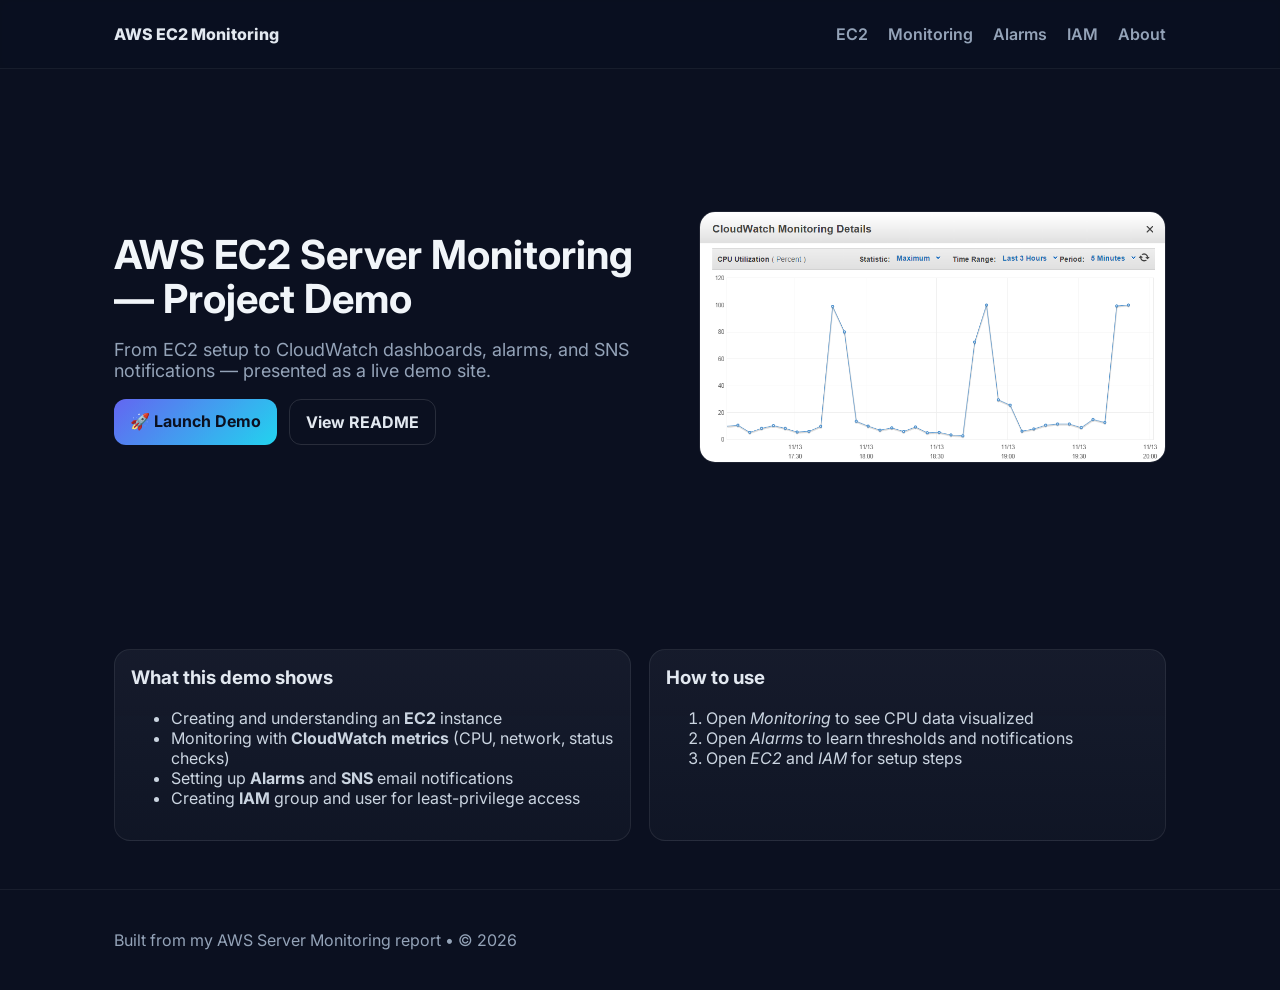
<file: index.html>
<!doctype html>
<html lang="en">
<head>
  <meta charset="utf-8">
  <meta name="viewport" content="width=device-width, initial-scale=1">
  <title>AWS EC2 Server Monitoring — Demo</title>
  <meta name="description" content="AWS EC2 Server Monitoring project demo built from a report (EC2, CloudWatch, Alarms, SNS, IAM).">
  <link rel="preconnect" href="https://fonts.googleapis.com">
  <link rel="preconnect" href="https://fonts.gstatic.com" crossorigin>
  <link href="https://fonts.googleapis.com/css2?family=Inter:wght@400;600;800&display=swap" rel="stylesheet">
  <link rel="stylesheet" href="css/styles.css">
</head>
<body>
<header class="nav">
  <div class="container nav-inner">
    <a class="brand" href="index.html">AWS EC2 Monitoring</a>
    <nav class="links">
      <a href="ec2.html">EC2</a>
      <a href="monitoring.html">Monitoring</a>
      <a href="alarms.html">Alarms</a>
      <a href="iam.html">IAM</a>
      <a href="index.html#about">About</a>
    </nav>
  </div>
</header>

<section class="hero container">
  <div class="hero-content">
    <h1>AWS EC2 Server Monitoring — Project Demo</h1>
    <p class="subtitle">From EC2 setup to CloudWatch dashboards, alarms, and SNS notifications — presented as a live demo site.</p>
    <div class="cta">
      <a class="btn btn-primary" href="monitoring.html">🚀 Launch Demo</a>
      <a class="btn" target="_blank" href="README.md">View README</a>
    </div>
  </div>
  <div class="hero-image">
    <img src="assets/images/cloud watch monitoring.png" alt="CloudWatch dashboard preview">
  </div>
</section>

<section class="container grid-2">
  <div class="card">
    <h3>What this demo shows</h3>
    <ul>
      <li>Creating and understanding an <strong>EC2</strong> instance</li>
      <li>Monitoring with <strong>CloudWatch metrics</strong> (CPU, network, status checks)</li>
      <li>Setting up <strong>Alarms</strong> and <strong>SNS</strong> email notifications</li>
      <li>Creating <strong>IAM</strong> group and user for least-privilege access</li>
    </ul>
  </div>
  <div class="card">
    <h3>How to use</h3>
    <ol>
      <li>Open <em>Monitoring</em> to see CPU data visualized</li>
      <li>Open <em>Alarms</em> to learn thresholds and notifications</li>
      <li>Open <em>EC2</em> and <em>IAM</em> for setup steps</li>
    </ol>
  </div>
</section>



<footer class="footer">
  <div class="container">
    <p>Built from my AWS Server Monitoring report • © <span id="year"></span></p>
  </div>
</footer>
<script src="js/main.js"></script>
</body>
</html>
</file>
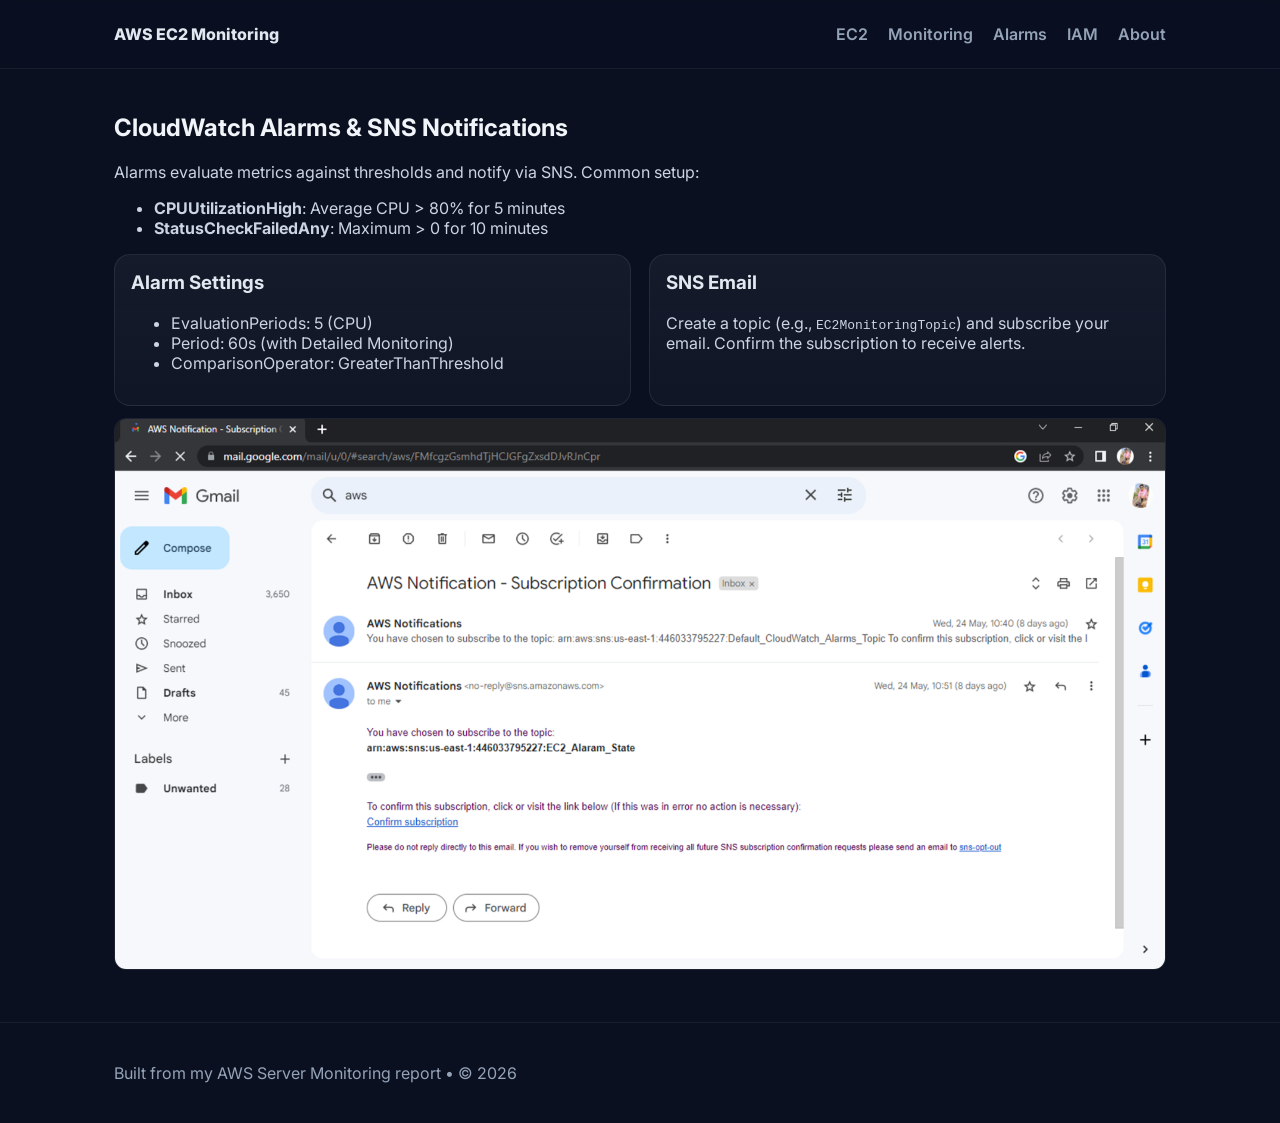
<file: alarms.html>
<!doctype html>
<html lang="en">
<head>
  <meta charset="utf-8">
  <meta name="viewport" content="width=device-width, initial-scale=1">
  <title>Alarms & SNS — Notifications</title>
  <meta name="description" content="AWS EC2 Server Monitoring project demo built from a report (EC2, CloudWatch, Alarms, SNS, IAM).">
  <link rel="preconnect" href="https://fonts.googleapis.com">
  <link rel="preconnect" href="https://fonts.gstatic.com" crossorigin>
  <link href="https://fonts.googleapis.com/css2?family=Inter:wght@400;600;800&display=swap" rel="stylesheet">
  <link rel="stylesheet" href="css/styles.css">
</head>
<body>
<header class="nav">
  <div class="container nav-inner">
    <a class="brand" href="index.html">AWS EC2 Monitoring</a>
    <nav class="links">
      <a href="ec2.html">EC2</a>
      <a href="monitoring.html">Monitoring</a>
      <a href="alarms.html">Alarms</a>
      <a href="iam.html">IAM</a>
      <a href="index.html#about">About</a>
    </nav>
  </div>
</header>

<section class="container page">
  <h1>CloudWatch Alarms & SNS Notifications</h1>
  <p>Alarms evaluate metrics against thresholds and notify via SNS. Common setup:</p>
  <ul>
    <li><strong>CPUUtilizationHigh</strong>: Average CPU > 80% for 5 minutes</li>
    <li><strong>StatusCheckFailedAny</strong>: Maximum > 0 for 10 minutes</li>
  </ul>

  <div class="grid-2">
    <div class="card">
      <h3>Alarm Settings</h3>
      <ul>
        <li>EvaluationPeriods: 5 (CPU)</li>
        <li>Period: 60s (with Detailed Monitoring)</li>
        <li>ComparisonOperator: GreaterThanThreshold</li>
      </ul>
    </div>
    <div class="card">
      <h3>SNS Email</h3>
      <p>Create a topic (e.g., <code>EC2MonitoringTopic</code>) and subscribe your email. Confirm the subscription to receive alerts.</p>
    </div>
  </div>

  <img class="full" src="assets/images/picture4.png" alt="Alarms example">
</section>

<footer class="footer">
  <div class="container">
    <p>Built from my AWS Server Monitoring report • © <span id="year"></span></p>
  </div>
</footer>
<script src="js/main.js"></script>
</body>
</html>
</file>
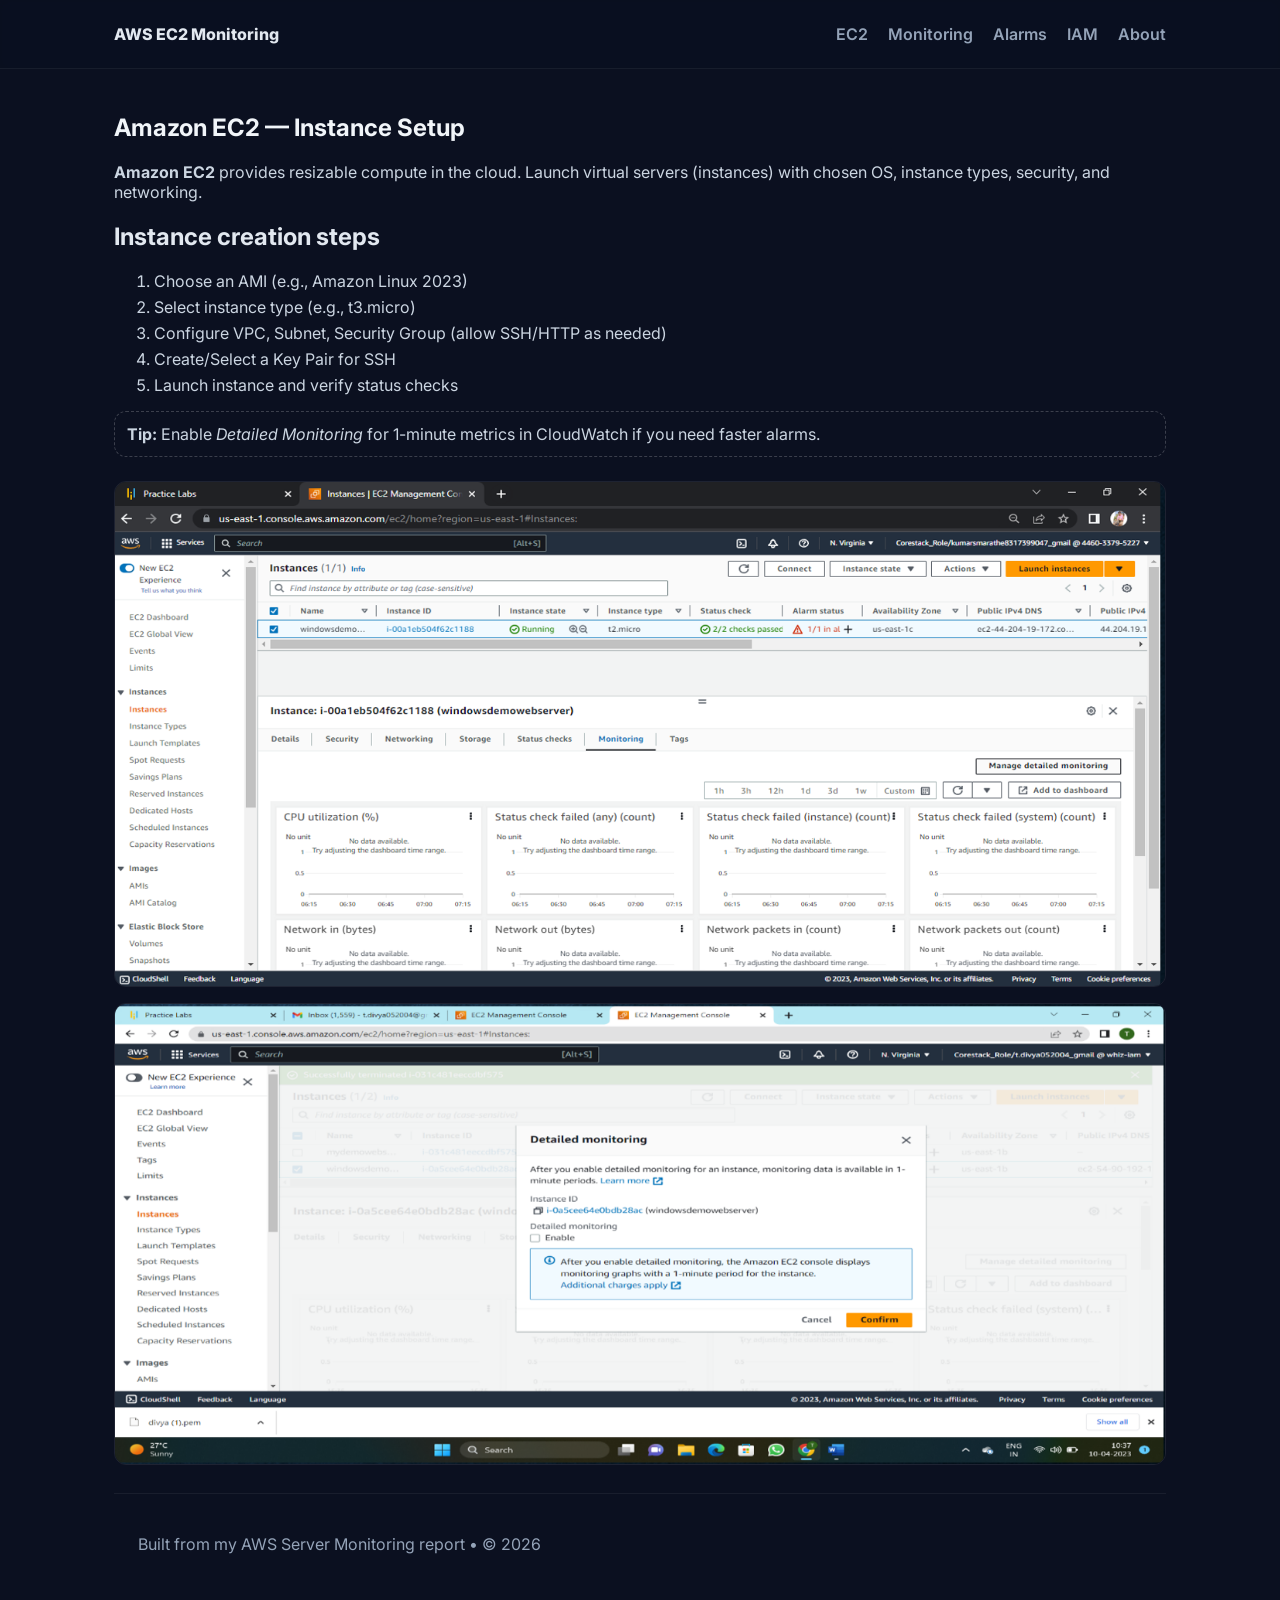
<file: ec2.html>
<!doctype html>
<html lang="en">
<head>
  <meta charset="utf-8">
  <meta name="viewport" content="width=device-width, initial-scale=1">
  <title>EC2 — Introduction & Setup</title>
  <meta name="description" content="AWS EC2 Server Monitoring project demo built from a report (EC2, CloudWatch, Alarms, SNS, IAM).">
  <link rel="preconnect" href="https://fonts.googleapis.com">
  <link rel="preconnect" href="https://fonts.gstatic.com" crossorigin>
  <link href="https://fonts.googleapis.com/css2?family=Inter:wght@400;600;800&display=swap" rel="stylesheet">
  <link rel="stylesheet" href="css/styles.css">
</head>
<body>
<header class="nav">
  <div class="container nav-inner">
    <a class="brand" href="index.html">AWS EC2 Monitoring</a>
    <nav class="links">
      <a href="ec2.html">EC2</a>
      <a href="monitoring.html">Monitoring</a>
      <a href="alarms.html">Alarms</a>
      <a href="iam.html">IAM</a>
      <a href="index.html#about">About</a>
    </nav>
  </div>
</header>

<section class="container page">
  <h1>Amazon EC2 — Instance Setup</h1>
  <p><strong>Amazon EC2</strong> provides resizable compute in the cloud. Launch virtual servers (instances) with chosen OS, instance types, security, and networking.</p>

  <h2>Instance creation steps</h2>
  <ol class="steps">
    <li>Choose an AMI (e.g., Amazon Linux 2023)</li>
    <li>Select instance type (e.g., t3.micro)</li>
    <li>Configure VPC, Subnet, Security Group (allow SSH/HTTP as needed)</li>
    <li>Create/Select a Key Pair for SSH</li>
    <li>Launch instance and verify status checks</li>
  </ol>

  <div class="tip">
    <strong>Tip:</strong> Enable <em>Detailed Monitoring</em> for 1-minute metrics in CloudWatch if you need faster alarms.
  </div>

  <img class="full" src="assets/images/picture1.png" alt="EC2 instance overview">
<img class="full" src="assets/images/picture2.png" alt="EC2 monitoring second view">

  

<footer class="footer">
  
  <div class="container">
    <p>Built from my AWS Server Monitoring report • © <span id="year"></span></p>
  </div>
</footer>
<script src="js/main.js"></script>
</body>
</html>
</file>
<file: css/styles.css>
*{box-sizing:border-box}html,body{margin:0;padding:0;font-family:'Inter',system-ui,Segoe UI,Roboto,Arial,sans-serif;color:#0f172a;background:#0b1020}
a{color:inherit}
.container{max-width:1100px;margin:0 auto;padding:24px}
.nav{position:sticky;top:0;background:rgba(11,16,32,.9);backdrop-filter:saturate(180%) blur(6px);border-bottom:1px solid rgba(255,255,255,.06);z-index:10}
.nav-inner{display:flex;align-items:center;justify-content:space-between}
.brand{font-weight:800;color:#e2e8f0;text-decoration:none}
.links a{color:#94a3b8;text-decoration:none;margin-left:16px;font-weight:600}
.links a:hover{color:#e2e8f0}
.hero{display:grid;grid-template-columns:1.2fr 1fr;gap:24px;align-items:center;min-height:60vh}
.hero h1{font-size:40px;line-height:1.1;margin:0;color:#f1f5f9}
.subtitle{color:#94a3b8;font-size:18px}
.cta{display:flex;gap:12px;margin-top:18px}
.btn{display:inline-block;padding:12px 16px;border-radius:12px;border:1px solid rgba(255,255,255,.12);text-decoration:none;color:#e2e8f0;font-weight:700}
.btn:hover{border-color:rgba(255,255,255,.3)}
.btn-primary{background:linear-gradient(135deg,#6366f1,#22d3ee);border:none;color:#0b1020}
.hero-image img{width:100%;border-radius:16px;border:1px solid rgba(255,255,255,.08)}
.grid-2{display:grid;grid-template-columns:repeat(2,1fr);gap:18px;margin-top:16px}
.card{background:linear-gradient(180deg,rgba(148,163,184,.08),rgba(148,163,184,.04));border:1px solid rgba(255,255,255,.08);border-radius:16px;padding:16px;color:#cbd5e1}
.card h3{color:#e2e8f0;margin-top:0}
.page h1{color:#f1f5f9}
.page h2{color:#e2e8f0}
.page p,.page li{color:#cbd5e1}
.steps li{margin:6px 0}
.tip{margin:12px 0;padding:12px;border:1px dashed rgba(255,255,255,.2);border-radius:12px;color:#cbd5e1}
.full{width:100%;border-radius:12px;border:1px solid rgba(255,255,255,.08);margin-top:12px}
.chart-wrap{background:#0f172a;border:1px solid rgba(255,255,255,.08);border-radius:12px;padding:12px;margin:12px 0}
.footer{border-top:1px solid rgba(255,255,255,.06);margin-top:24px}
.footer p{color:#94a3b8}
@media(max-width:900px){.hero{grid-template-columns:1fr}.grid-2{grid-template-columns:1fr}}
</file>
